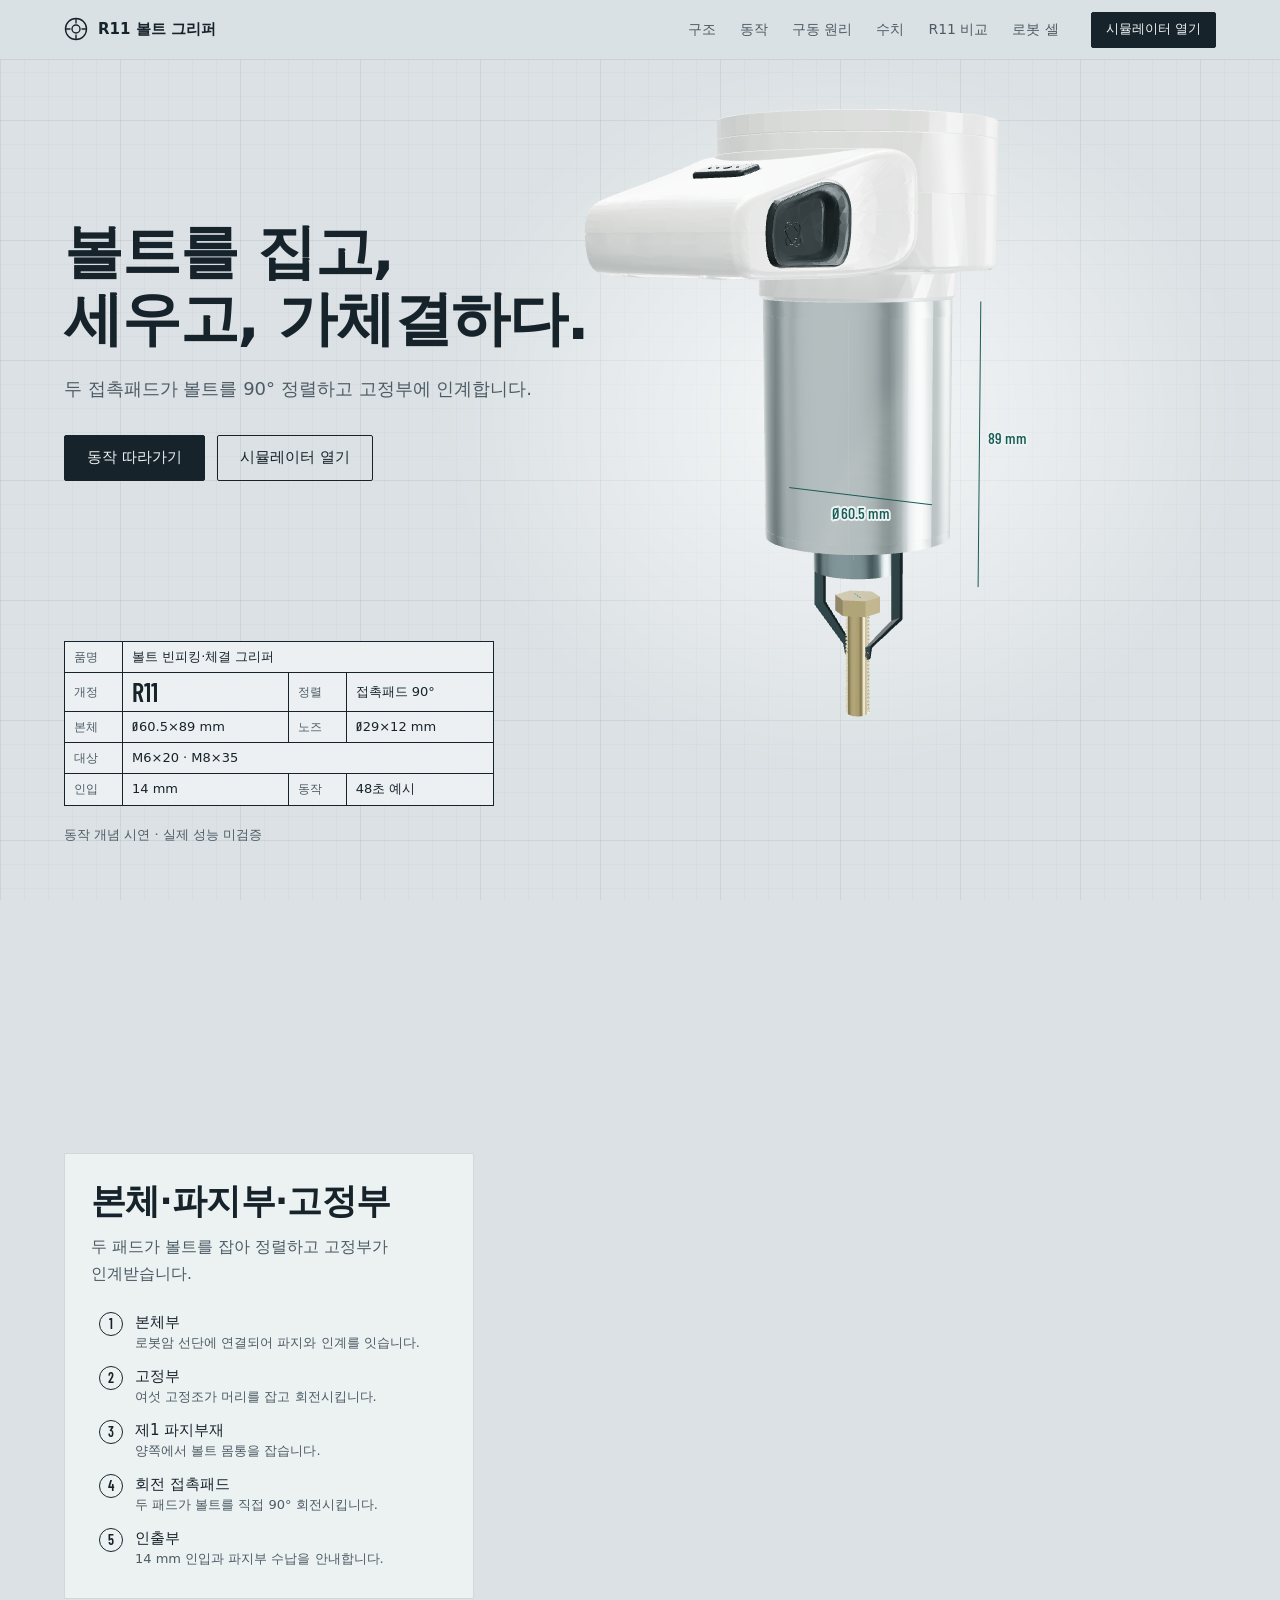
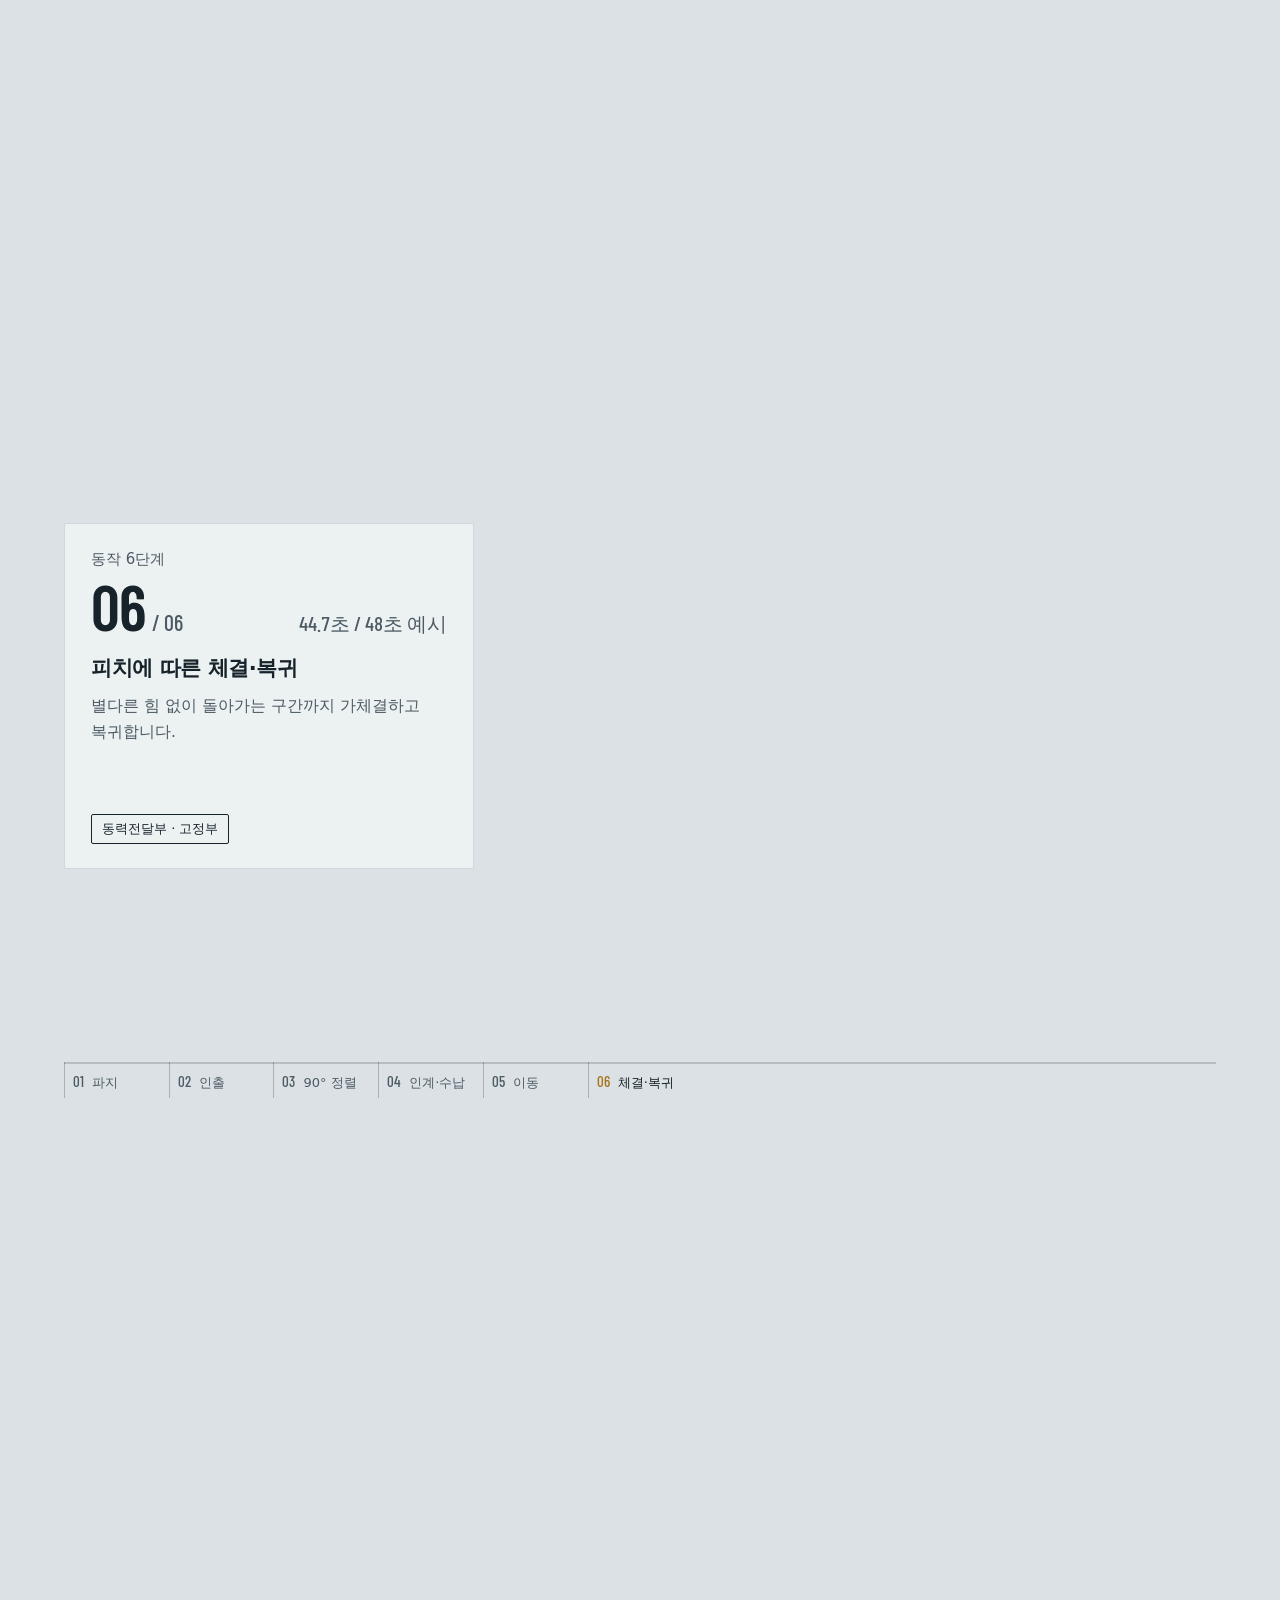
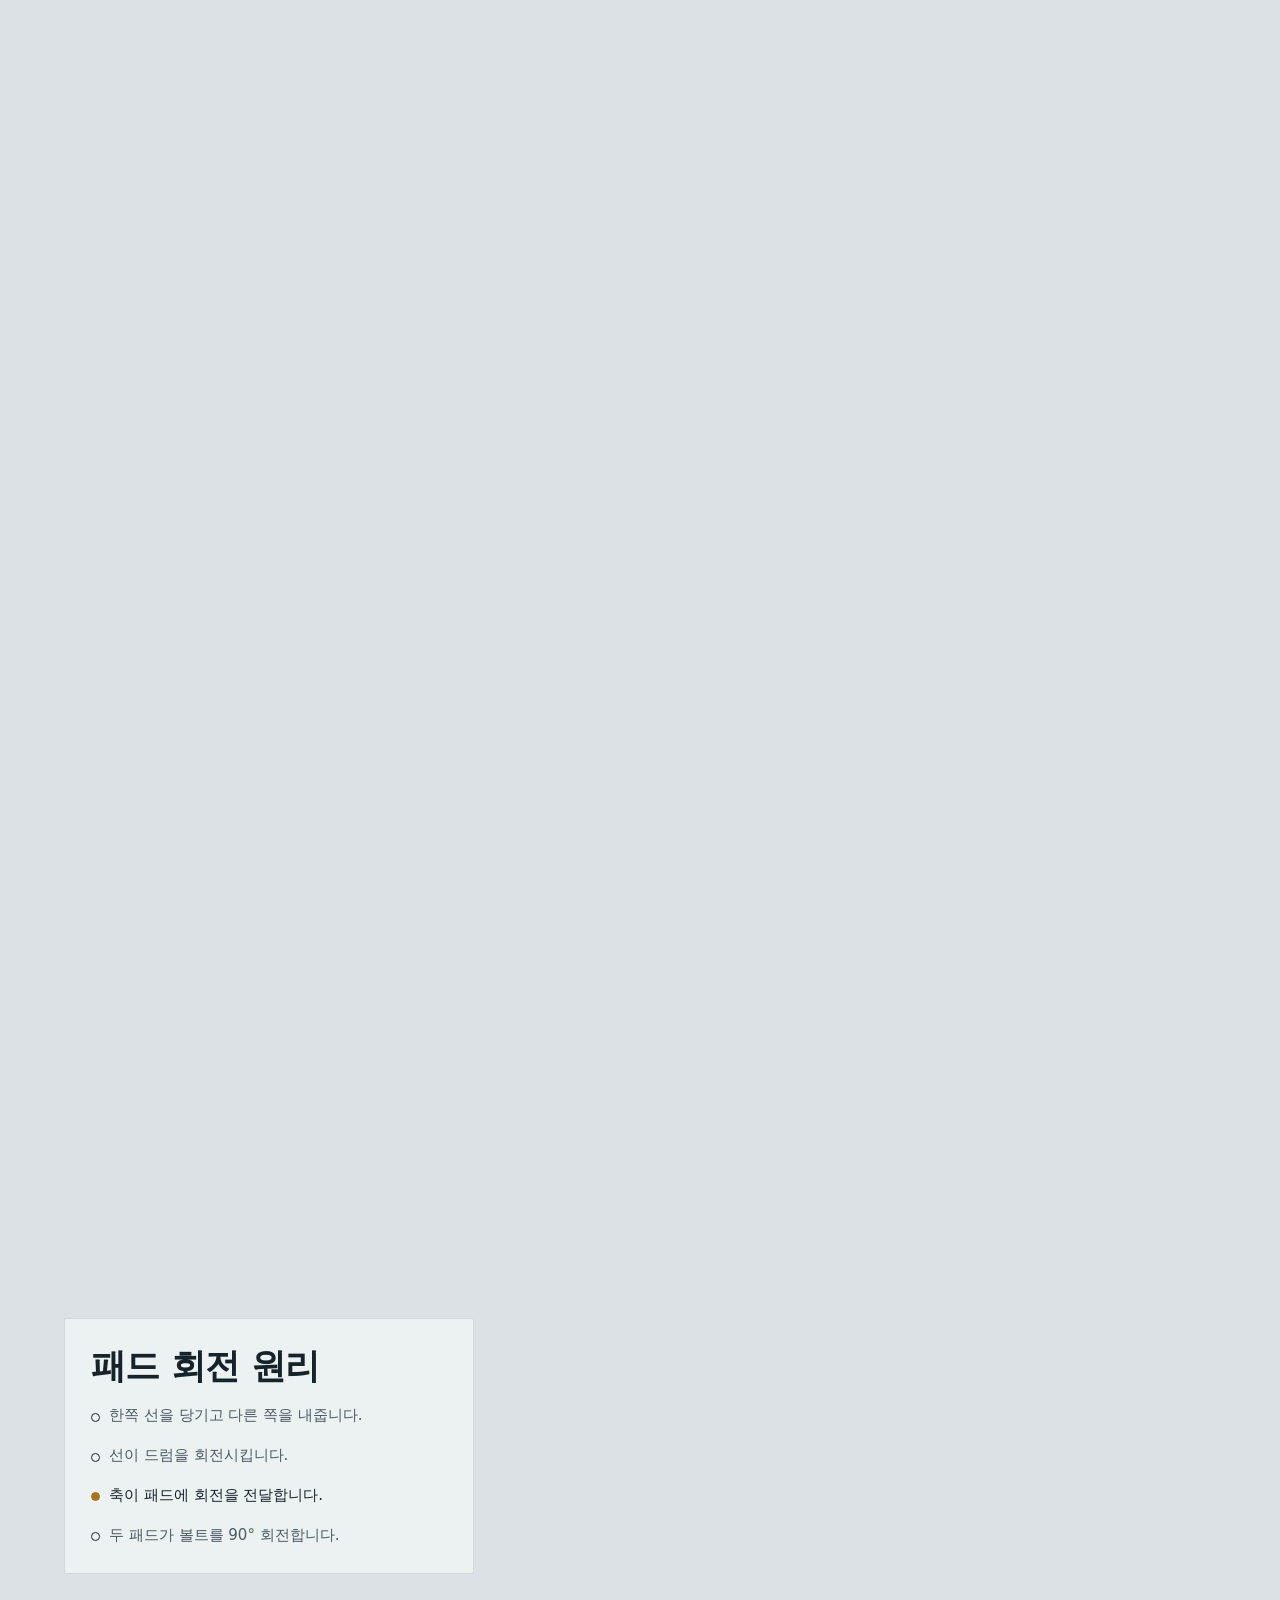
<file: r11.html>
<!doctype html>
<html lang="ko"><head>
    

    <meta charset="UTF-8">
    <meta name="viewport" content="width=device-width, initial-scale=1.0">
    <meta name="theme-color" content="#dbe1e4">
    <meta name="description" content="R11 볼트 그리퍼의 집기, 90° 정렬, 인계와 가체결 동작을 살펴봅니다.">
    <title>R11 볼트 그리퍼</title>
    
  <meta name="r11-showcase" content="r11-original-layout-operation-v09"><link rel="icon" href="data:image/svg+xml,%3Csvg xmlns='http://www.w3.org/2000/svg' viewBox='0 0 32 32'%3E%3Ccircle cx='16' cy='16' r='13' fill='none' stroke='%23185c56' stroke-width='2'/%3E%3C/svg%3E"><script type="importmap">{"imports":{"three":"./vendor/three.module.js"}}</script>
  <script type="module" crossorigin src="./assets/r11-BwIfALpw.js"></script>
  <link rel="modulepreload" crossorigin href="./assets/feed-drive-DrGxBGUY.js">
  <link rel="modulepreload" crossorigin href="./assets/preload-helper-BSYgWHZM.js">
  <link rel="stylesheet" crossorigin href="./assets/preload-helper-TpoFl-vT.css">
  <link rel="stylesheet" crossorigin href="./assets/r11-BjYVSEnP.css">
</head>
  <body class="original-showcase"><div id="principle-backdrop" hidden=""><div id="principle-scroll-host"></div></div>
    <a class="skip" href="#main">본문으로 건너뛰기</a>
    <canvas id="stage" aria-hidden="true"></canvas>
    <svg id="annot" aria-hidden="true"></svg>
    <div id="tags" aria-hidden="true"></div>
    <p id="trace-status" aria-hidden="true"></p>

    <header class="topbar">
      <a class="mark" href="#top" aria-label="R11 볼트 그리퍼, 맨 위로">
        <svg viewBox="0 0 24 24" aria-hidden="true">
          <circle cx="12" cy="12" r="10.5"></circle>
          <circle cx="12" cy="12" r="4"></circle>
          <path d="M12 1.5v5M12 17.5v5M1.5 12h5M17.5 12h5"></path>
        </svg>
        <span>R11 볼트 그리퍼</span>
      </a>
      <nav aria-label="페이지 목차"><a href="#anatomy">구조</a><a href="#cycle">동작</a><a href="#diet">구동 원리</a><a href="#numbers">수치</a><a href="#changes">R11 비교</a><a href="#cell">로봇 셀</a></nav>
      <a class="btn small" href="./index.html">시뮬레이터 열기</a>
    </header>

    <main id="main">
      <section id="top" class="hero" data-chapter="hero">
        <div class="hero-copy">
          <h1>볼트를 집고,<br>세우고, 가체결하다.</h1>
          <p class="lede">두 접촉패드가 볼트를 90° 정렬하고 고정부에 인계합니다.</p>
          <div class="actions">
            <a class="btn" href="#cycle">동작 따라가기</a>
            <a class="btn ghost" href="./index.html">시뮬레이터 열기</a>
          </div>
        </div>
        <table class="titleblock" aria-label="표제란">
          <tbody><tr><th scope="row">품명</th><td colspan="3">볼트 빈피킹·체결 그리퍼</td></tr><tr><th scope="row">개정</th><td class="rev">R11</td><th scope="row">정렬</th><td>접촉패드 90°</td></tr><tr><th scope="row">본체</th><td>Ø60.5×89 mm</td><th scope="row">노즈</th><td>Ø29×12 mm</td></tr><tr><th scope="row">대상</th><td colspan="3">M6×20 · M8×35</td></tr><tr><th scope="row">인입</th><td>14 mm</td><th scope="row">동작</th><td>48초 예시</td></tr></tbody>
        </table>
        <p class="hero-note">동작 개념 시연 · 실제 성능 미검증</p>
        <p class="no-gl-note">
          이 브라우저에서는 3D 화면을 표시할 수 없습니다. WebGL을 켠
          브라우저에서 열면 모델과 동작을 볼 수 있습니다. 아래 설명과 수치는
          그대로 읽을 수 있습니다.
        </p>
      </section>

      <section id="anatomy" class="scrolly" data-chapter="anatomy">
        <div class="pin">
          <div class="panel">
            <h2>본체·파지부·고정부</h2>
            <p>두 패드가 볼트를 잡아 정렬하고 고정부가 인계받습니다.</p>
            <ol class="parts" id="parts"></ol>
          </div>
        </div>
      </section>

      <section id="cycle" class="scrolly" data-chapter="cycle">
        <div class="pin">
          <div class="panel cycle-panel">
            <h2>동작 6단계</h2>
            <p class="stage-count"><span id="stage-no">01</span> / 06 <span class="clock" id="clock">0.0초 / 48초 예시</span></p>
            <div aria-live="polite">
              <h3 id="stage-name">몸통 파지</h3>
              <p id="stage-text">두 접촉패드로 볼트 몸통을 잡습니다.</p>
              <p class="chip" id="stage-part">파지부 · 접촉패드</p>
            </div>
          </div>
          <ol class="rail" id="rail" aria-label="단계로 이동"></ol>
        </div>
      </section>

      <section id="diet" class="scrolly" data-chapter="diet">
        <div class="pin">
          <div class="panel">
            <h2>패드 회전 원리</h2>
            <ol class="steps" id="steps"><li data-at="0"><b>한쪽 선을 당기고 다른 쪽을 내줍니다.</b></li><li data-at="0.25"><b>선이 드럼을 회전시킵니다.</b></li><li data-at="0.5"><b>축이 패드에 회전을 전달합니다.</b></li><li data-at="0.75"><b>두 패드가 볼트를 90° 회전합니다.</b></li></ol>
            
          </div>
        </div>
      </section>

      <section id="numbers" class="sheet" data-chapter="numbers">
        <div class="wrap">
          <h2>피치만큼, 돌아가며 들어갑니다.</h2>
          <p class="sub">1회전당 전진 거리입니다.</p>
          
          <div class="bars" id="bars"><div class="row"><span class="name">M6 피치</span><div class="pair"><div class="meter r11"><i style="--w:0.56"></i><span>mm / 회전</span></div></div><span class="delta">1.00</span></div><div class="row"><span class="name">M8 피치</span><div class="pair"><div class="meter r11"><i style="--w:0.7"></i><span>mm / 회전</span></div></div><span class="delta">1.25</span></div></div>
          <p class="foot">별다른 힘 없이 돌아가는 구간까지만 가체결합니다.</p>
        </div>
      </section>

      <section id="cell" class="sheet cell" data-chapter="cell">
        <div class="wrap">
          <h2>로봇암 동작 예시 · 48초</h2>
          <p class="sub">집기 · 90° 정렬 · 인계 · 가체결</p>
          <div class="cell-frame">
            <div class="cell-view" id="cell-view">
              <p class="cell-loading" id="cell-loading">
                FR3 모델을 불러오는 중입니다.
              </p>
              <div class="inset-label" id="inset-label" hidden="">
                <span>그리퍼 확대</span>
              </div>
            </div>
            <div class="cell-controls">
              <button class="btn" id="cell-play" disabled="">재생</button>
              <label class="scrub">
                <span class="sr">사이클 시각</span>
                <input type="range" id="cell-time" min="0" max="48" step="0.1" value="0" disabled="">
              </label>
              <span id="cell-clock">0.0초</span>
              <label class="speed">
                <span class="sr">재생 속도</span>
                <select id="cell-speed" disabled=""><option value="0.5">0.5배속</option><option value="1" selected="">1배속</option><option value="2">2배속</option></select>
              </label>
              <fieldset class="seg" id="cell-spec"><legend class="sr">대상 볼트</legend><button data-spec="m8" aria-pressed="true">M8×35</button><button data-spec="m6" aria-pressed="false">M6×20</button></fieldset>
              <fieldset class="seg" id="cell-views">
                <legend class="sr">시점</legend>
                <button data-view="whole" aria-pressed="true" disabled="">
                  전체
                </button>
                <button data-view="detail" aria-pressed="false" disabled="">
                  그리퍼 확대
                </button>
                <button data-view="side" aria-pressed="false" disabled="">
                  측면
                </button>
              <button data-view="fastening" aria-pressed="false">체결부</button></fieldset>
            </div>
            <p class="cell-stage" id="cell-stage" aria-live="off"></p>
          </div>
        </div>
      </section>

      <section id="kept" class="sheet" data-chapter="kept">
        <div class="wrap"><h2>조립체 안쪽까지 살펴보세요.</h2><p class="sub">외피를 열고 내부 연결과 동작을 살펴보세요.</p><h3 class="sr">구동 연결 확대도</h3><div id="principle-manual-mount"></div></div>
      </section>

      <section id="changes" class="sheet comparison" aria-labelledby="changes-title">
        <div class="wrap">
          <h2 id="changes-title">기존 R11과 무엇이 달라지나요?</h2>
          <p class="sub">기존 R11 브라우저 모델과 현재 수정 목표를 비교합니다. 새 구조는 아직 검토 중입니다.</p>
          <div class="comparison-table-wrap" tabindex="0" role="region" aria-label="R11과 현재 목표 비교표">
            <table class="comparison-table">
              <caption class="sr">기존 R11과 현재 수정 목표의 차이</caption>
              <thead><tr><th scope="col">항목</th><th scope="col">기존 R11</th><th scope="col">현재 수정 목표</th></tr></thead>
              <tbody>
                <tr><th scope="row">90° 정렬</th><td>2관절 엄지가 볼트를 회전</td><td>엄지를 제거하고 양쪽 접촉패드가 볼트를 직접 회전</td></tr>
                <tr><th scope="row">패드 구동</th><td>엄지로 정렬하는 기존 방식</td><td>모터 → 올덤 커플링 → 인장선 → 패드 전달 경로를 검토 중</td></tr>
                <tr><th scope="row">대상 볼트</th><td>M6×20 · M8×35 · M10×50</td><td>건조·무윤활 M6×20 · M8×35; M10 제외</td></tr>
                <tr><th scope="row">본체와 노즈</th><td>본체 Ø60.5×89 mm · 노즈 Ø29×12 mm</td><td>본체와 R11 고정부 크기를 유지</td></tr>
                <tr><th scope="row">핀셋</th><td>얇은 핀셋으로 볼트 몸통 파지</td><td>길이·폭은 유지; 두께는 조금 늘릴 수 있으나 수치 미선정</td></tr>
                <tr><th scope="row">인입·수납·복귀</th><td>14 mm 인입 · 29 mm 수납 · 3 mm 척 해제와 리셋</td><td>이 기능을 유지하고 고정부 포획 확인 후 주 파지를 해제</td></tr>
                <tr><th scope="row">가체결</th><td>기존 체결 동작을 시연</td><td>별다른 힘 없이 돌아가는 구간까지만 진행; 최종 조임 토크 제외</td></tr>
                <tr><th scope="row">시연 시간</th><td>70초 예시 동작</td><td>48초 예시 동작; 시간 차이는 성능 개선을 뜻하지 않음</td></tr>
              </tbody>
            </table>
          </div>
          <div class="comparison-summary">
            <div><h3>핵심 변경</h3><p>엄지의 정렬 역할을 두 구동 패드로 옮기는 것이 목표입니다. 패드 축 지지와 동력 전달, 조립 방법은 함께 검토하고 있습니다.</p></div>
            <div><h3>유지와 남은 검증</h3><p>본체·고정부 크기와 인입·수납 기능은 유지합니다. 실제 배치·간섭, 패드 지지와 조립, 볼트 인계와 가체결은 검증이 남아 있습니다.</p></div>
          </div>
        </div>
      </section>

      <section id="limits" class="sheet dark" data-chapter="limits">
        <div class="wrap two"><div><h2>전체 동작 보기</h2><p class="sub">파지 · 90° 정렬 · 인계 · 가체결</p></div><div><a class="btn" href="./index.html">전체 시뮬레이터 열기</a><p class="foot">M6×20 · M8×35</p></div></div>
      </section>
    </main>

    <footer class="end">
      <p>R11 볼트 그리퍼</p>
      <nav aria-label="관련 기록"><a href="./index.html">전체 로봇 시뮬레이터</a><a href="#top">맨 위로 ↑</a></nav>
    </footer>
  

</body></html>
</file>
<file: assets/preload-helper-TpoFl-vT.css>
.viewport>.cell-canvas{width:100%;height:100%;position:absolute;inset:0}.loading[hidden]{display:none}.original-simulator .view-tabs,.original-simulator .camera-buttons{z-index:3}.original-simulator #principle-dialog{color:#20313d;background:#e9edef;border:1px solid #9aadb5;width:min(1260px,95vw);max-height:94vh;padding:20px}.original-simulator #principle-dialog::backdrop{background:#172b3680}.original-simulator #close-principle{z-index:10;float:right;margin-bottom:12px;padding:7px 14px;position:sticky;top:0}.original-simulator #principle-host{clear:both}.original-simulator .live-dimensions{margin-top:16px}.original-simulator .live-dimensions dd>span{font:inherit;color:inherit}.original-simulator .swatch.rod{background:#2c7c77}.original-showcase #stage.cell-canvas{width:100vw;height:100lvh}.original-showcase #principle-backdrop{z-index:1;pointer-events:auto;position:fixed;inset:66px 0 0 37vw;overflow:hidden}.original-showcase #principle-backdrop[hidden],.original-showcase #principle-backdrop .pv4-flow,.original-showcase #principle-backdrop .pv4-description,.original-showcase #principle-backdrop .pv4-tools,.original-showcase #principle-backdrop .pv4-detail-parts{display:none}.original-showcase #principle-backdrop .pv4-visual{border:0;height:calc(100svh - 70px);min-height:0}.original-showcase #principle-backdrop .pv4-actual,.original-showcase #principle-backdrop .pv-stage{height:calc(100svh - 112px)}.original-showcase #principle-manual-mount{margin-top:30px}.original-showcase .cell-view .cell-canvas{width:100%;height:100%}.original-showcase .cell-loading[hidden]{display:none}.original-showcase #kept .wrap{max-width:1320px}.original-showcase #trace-status{font-size:11px}.original-showcase #limits .btn{margin-top:20px}.original-showcase .parts button{width:100%}.original-showcase #annot .current-label{fill:#17232b;font:13px R11 Text,sans-serif}.original-showcase #annot .current-dim{stroke:#185c56;stroke-width:1px;fill:none}.original-showcase #annot .current-value{fill:#185c56;paint-order:stroke;stroke:#edf2f3;stroke-width:4px;font:500 16px R11 Figures,sans-serif}.original-showcase #annot .current-balloon{fill:#eef2f3;stroke:#185c56;stroke-width:1px}.original-showcase #annot .current-balloon-text{fill:#185c56;text-anchor:middle;dominant-baseline:middle;font:500 13px R11 Figures,sans-serif}.original-showcase #tags .tag{border-left:2px solid #185c56}@media (width<=899px){.original-showcase #principle-backdrop{height:calc(54svh - 64px);top:64px;bottom:auto;left:0}.original-showcase #principle-backdrop .pv4-visual{height:calc(54svh - 66px);min-height:0}.original-showcase #principle-backdrop .pv4-actual,.original-showcase #principle-backdrop .pv-stage{height:calc(54svh - 102px);min-height:180px}.original-showcase #principle-backdrop .pv4-source-tag{font-size:8px}.original-simulator #principle-dialog{padding:12px}.original-simulator .scene-legend{flex-wrap:wrap;gap:8px;max-width:85%}.original-simulator .view-tabs{flex-wrap:wrap;max-width:94%}}.original-simulator .dimensions{grid-template-columns:repeat(2,minmax(0,1fr));gap:12px}.original-simulator .dimensions>div{min-width:0}.original-simulator .dimensions dd{white-space:normal;overflow-wrap:anywhere;font-size:15px;line-height:1.5}.original-simulator .live-dimensions{grid-template-columns:repeat(2,minmax(0,1fr))}.original-simulator .live-dimensions dd{font-size:18px}.original-simulator .sidebar{overflow-x:hidden}.original-simulator .dimensions{display:grid}.original-simulator .variant-settings>h2{letter-spacing:normal;margin:0 0 13px;font-size:12px;font-weight:650;line-height:normal}.original-showcase .dark .foot{color:#b8c8cd}.original-showcase #principle-backdrop .pv6-systems{display:none}
</file>
<file: assets/r11-BjYVSEnP.css>
@font-face{font-family:R11 Text;src:url(./r11-text-400-CzerAvBb.woff2)format("woff2");font-weight:400;font-display:swap}@font-face{font-family:R11 Text;src:url(./r11-text-500-CKQvr0jc.woff2)format("woff2");font-weight:500;font-display:swap}@font-face{font-family:R11 Text;src:url(./r11-text-700-CqyYwWRH.woff2)format("woff2");font-weight:700;font-display:swap}@font-face{font-family:R11 Text;src:url(./r11-figures-500-BCclONv8.woff2)format("woff2");font-weight:400 700;unicode-range:U+D8,U+F8;font-display:swap}@font-face{font-family:R11 Figures;src:url(./r11-figures-500-BCclONv8.woff2)format("woff2");font-weight:500;font-display:swap}@font-face{font-family:R11 Figures;src:url(./r11-figures-600-BP1xzpQw.woff2)format("woff2");font-weight:600;font-display:swap}:root{--alu:#dbe1e4;--mill:#eef2f3;--ink:#17232b;--steel:#4c5b64;--line:#b3bfc6;--brass:#a8741c;--blue:#4a80be;--teal:#1f6e68;--canvas:#e2e7e9;--num:"R11 Figures", "R11 Text", sans-serif;--gutter:clamp(16px, 5vw, 72px);--lightningcss-light:initial;--lightningcss-dark: ;color-scheme:light}*{box-sizing:border-box}html{scroll-padding-top:64px}body{color:var(--ink);background-color:var(--alu);word-break:keep-all;overflow-wrap:break-word;-webkit-font-smoothing:antialiased;background-image:linear-gradient(#17232b0d 1px,#0000 1px),linear-gradient(90deg,#17232b0d 1px,#0000 1px),linear-gradient(#17232b06 1px,#0000 1px),linear-gradient(90deg,#17232b06 1px,#0000 1px);background-size:120px 120px,120px 120px,24px 24px,24px 24px;background-attachment:fixed;margin:0;font:400 17px/1.72 R11 Text,system-ui,sans-serif}body:before{content:"";pointer-events:none;background:radial-gradient(46% 58% at 66% 46%,#ffffffb8,#fff0 70%);position:fixed;inset:0}h1,h2,h3{letter-spacing:-.02em;text-wrap:balance;margin:0;font-weight:700}h1{font-size:clamp(36px,4.6vw,64px);line-height:1.14}h2{font-size:clamp(27px,2.7vw,38px);line-height:1.22}h3{font-size:21px;line-height:1.35}p{margin:0}a{color:inherit;text-underline-offset:3px;text-decoration-thickness:1px}:focus-visible{outline:2px solid var(--teal);outline-offset:3px}.sr{clip-path:inset(50%);white-space:nowrap;width:1px;height:1px;position:absolute;overflow:hidden}.skip{z-index:30;background:var(--ink);color:var(--mill);padding:8px 14px;position:fixed;top:-60px;left:16px}.skip:focus{top:12px}#stage,#annot{pointer-events:none;width:100vw;height:100lvh;position:fixed;inset:0}#stage{z-index:0}#annot{z-index:1;overflow:visible}#tags{z-index:1;pointer-events:none;position:fixed;inset:0}.dim .ext{stroke:var(--ink);stroke-width:.8px;opacity:.5;fill:none}.dim .line{stroke:var(--ink);stroke-width:1.1px;fill:none}.dim .arrow{fill:var(--ink)}.dim .val{font:600 22px var(--num);fill:var(--ink);text-anchor:middle;dominant-baseline:central;paint-order:stroke;stroke:var(--alu);stroke-width:5px;stroke-linejoin:round}.dim.hero .val{font-size:26px}.dim.r10 .line,.dim.r10 .ext{stroke:var(--blue);stroke-dasharray:5 4;opacity:1}.dim.r10 .arrow{fill:var(--blue)}.dim.r11:not(.hero) .line,.dim.r11:not(.hero) .ext{stroke:var(--brass);opacity:1}.dim.r11:not(.hero) .arrow{fill:var(--brass)}.balloon{opacity:0}#annot:not(.balloons-on) .balloon{display:none}.balloon .leader,.follow .leader{stroke:var(--ink);stroke-width:.9px;fill:none}.balloon .dot,.follow .dot{fill:var(--ink)}.follow .dot{fill:var(--brass);stroke:var(--mill);stroke-width:1.5px}.balloon .ring{fill:var(--mill);stroke:var(--ink);stroke-width:1.2px}.balloon .no{font:600 16px var(--num);fill:var(--ink);text-anchor:middle;dominant-baseline:central}.balloon.hot .ring{fill:var(--brass);stroke:var(--brass)}.balloon.hot .no{fill:#fff}.tag{background:var(--ink);max-width:240px;color:var(--mill);border-radius:2px;margin:0;padding:7px 11px;font-size:13px;line-height:1.45;position:absolute;top:0;left:0}[hidden]{display:none!important}.topbar{z-index:20;height:60px;padding:env(safe-area-inset-top,0px) var(--gutter) 0;background:#dbe1e4f2;border-bottom:1px solid #17232b14;align-items:center;gap:32px;display:flex;position:fixed;inset:0 0 auto}.mark{white-space:nowrap;align-items:center;gap:10px;font-size:15px;font-weight:700;text-decoration:none;display:flex}.mark svg{fill:none;width:24px;height:24px;stroke:var(--ink);stroke-width:1.4px}.topbar nav{gap:24px;margin-left:auto;font-size:14px;display:flex}.topbar nav a{color:var(--steel);text-decoration:none}.topbar nav a:hover{color:var(--ink)}.btn{border:1.5px solid var(--ink);background:var(--ink);min-height:46px;color:var(--mill);font:inherit;cursor:pointer;border-radius:2px;justify-content:center;align-items:center;padding:0 22px;font-size:15px;font-weight:500;text-decoration:none;transition:background .15s,color .15s;display:inline-flex}.btn:hover{background:#2b3b45}.btn.ghost{color:var(--ink);background:0 0}.btn.ghost:hover{background:#17232b10}.btn.small{min-height:36px;padding:0 14px;font-size:13px}.btn:disabled{opacity:.45;cursor:default}main,.end{z-index:2;position:relative}.hero{min-height:100svh;padding:0 var(--gutter);grid-template-rows:1fr auto auto;align-content:end;gap:18px;padding-bottom:6svh;display:grid}.hero-copy{align-self:center;max-width:700px;padding-top:76px}.lede{max-width:31em;color:var(--steel);margin-top:22px;font-size:18px}.actions{flex-wrap:wrap;gap:12px;margin-top:30px;display:flex}.titleblock{border-collapse:collapse;border:1.6px solid var(--ink);background:#eef2f3e6;width:min(430px,100%);font-size:13px;line-height:1.4}.titleblock th,.titleblock td{border:.8px solid var(--ink);text-align:left;vertical-align:middle;padding:6px 9px}.titleblock th{width:58px;color:var(--steel);font-size:12px;font-weight:400}.titleblock .rev{font:600 26px/1 var(--num)}.hero-note{color:var(--steel);font-size:13px}.scrolly{position:relative}#anatomy{height:280vh}#cycle{height:1150vh}#diet{height:420vh}.pin{height:100svh;padding:76px var(--gutter) 24px;align-items:center;display:flex;position:sticky;top:0}.panel{scrollbar-width:thin;background:#eef2f3eb;border:1px solid #17232b1f;border-radius:2px;width:min(410px,34vw);max-height:calc(100svh - 110px);padding:26px 26px 24px;overflow:auto}.panel>p:not([class]){color:var(--steel);margin-top:12px;font-size:15.5px}.parts{gap:2px;margin:18px 0 0;padding:0;list-style:none;display:grid}.parts button{width:100%;color:inherit;font:inherit;text-align:left;cursor:default;background:0 0;border:0;border-radius:2px;grid-template-columns:26px 1fr;align-items:start;gap:10px;padding:5px 8px;display:grid}.parts button:hover,.parts button.hot{background:#a8741c1f}.parts .no{border:1.2px solid var(--ink);width:24px;height:24px;font:600 14px/1 var(--num);border-radius:50%;place-items:center;margin-top:1px;display:grid}.parts button.hot .no{background:var(--brass);border-color:var(--brass);color:#fff}.parts b{font-size:15px;font-weight:500;line-height:1.5;display:block}.parts small{color:var(--steel);font-size:13px;line-height:1.5;display:block}.cycle-panel{max-height:calc(100svh - 170px)}.cycle-panel h2{letter-spacing:0;color:var(--steel);font-size:15px;font-weight:500}.stage-count{font:500 22px/1 var(--num);color:var(--steel);align-items:baseline;gap:6px;margin-top:6px;display:flex}#stage-no{color:var(--ink);letter-spacing:-.01em;font-size:64px;font-weight:600}.clock{font-variant-numeric:tabular-nums;margin-left:auto;font-size:20px}.cycle-panel h3{margin-top:16px}#stage-text{color:var(--steel);min-height:6.9em;margin-top:10px;font-size:15.5px}.chip{border:1px solid var(--ink);border-radius:2px;margin-top:14px;padding:3px 10px;font-size:13px;display:inline-block}.rail{--p:0;left:var(--gutter);right:var(--gutter);grid-template-columns:repeat(11,minmax(0,1fr));margin:0;padding:0;list-style:none;display:grid;position:absolute;bottom:22px}.rail:before,.rail:after{content:"";background:#17232b2e;height:2px;position:absolute;top:0;left:0;right:0}.rail:after{width:calc(var(--p) * 100%);background:var(--brass);right:auto}.rail button{width:100%;color:var(--steel);font:inherit;white-space:nowrap;text-overflow:ellipsis;text-align:left;cursor:pointer;background:0 0;border:0;border-left:1px solid #17232b40;align-items:baseline;gap:8px;padding:10px 6px 4px 8px;font-size:13px;display:flex;overflow:hidden}.rail button span{font:500 15px var(--num)}.rail button:hover{color:var(--ink)}.rail button[aria-current]{color:var(--ink);font-weight:500}.rail button[aria-current] span{color:var(--brass)}.steps{gap:14px;margin:16px 0 0;padding:0;list-style:none;display:grid}.steps li{color:var(--steel);padding-left:18px;font-size:15px;position:relative}.steps li:before{content:"";border:1.2px solid var(--ink);border-radius:50%;width:7px;height:7px;position:absolute;top:.62em;left:0}.steps li.on{color:var(--ink)}.steps li:not(.on) b{color:var(--steel);font-weight:400}.steps li.on:before{background:var(--brass);border-color:var(--brass)}.steps b{color:var(--ink);font-weight:500}.legend{color:var(--steel);flex-wrap:wrap;align-items:center;gap:6px 8px;margin-top:18px;font-size:13px;display:flex}.key{border-top:2px solid var(--brass);width:22px;height:0;margin-left:6px}.key:first-child{margin-left:0}.key.r10{border-top:2px dashed var(--blue)}.legend.solid .key{background:var(--brass);border:0;border-radius:2px;width:12px;height:12px}.legend.solid .key.r10{background:var(--blue)}.sheet{background:var(--mill);padding:clamp(72px, 10vw, 128px) var(--gutter);border-top:1px solid #17232b1a}.wrap{max-width:1160px;margin:0 auto}.sub{max-width:40em;color:var(--steel);margin-top:14px}.foot{max-width:60em;color:var(--steel);margin-top:26px;font-size:13px;line-height:1.65}.two{grid-template-columns:minmax(0,1fr) minmax(0,1.15fr);align-items:start;gap:clamp(32px,6vw,96px);display:grid}.bars{gap:0;margin-top:30px;display:grid}.row{border-top:1px solid #17232b1a;grid-template-columns:180px 1fr 120px;align-items:center;gap:24px;padding:16px 0;display:grid}.row:last-child{border-bottom:1px solid #17232b1a}.row .name{font-size:15px;font-weight:500}.pair{gap:2px;display:grid}.meter{flex-wrap:wrap;align-items:center;gap:2px 10px;min-height:22px;display:flex}.meter i{height:12px;width:calc(var(--w) * 78%);border-radius:0 4px 4px 0;flex:none;transition:width 1.1s cubic-bezier(.2,.7,.2,1)}.meter.r10 i{background:var(--blue)}.meter.r11 i{background:var(--brass);transition-delay:.18s}.bars.armed .meter i{width:0}.meter span{font:500 16px var(--num);font-variant-numeric:tabular-nums;color:var(--steel);white-space:nowrap}.meter.r11 span{color:var(--ink)}.delta{white-space:nowrap;font:600 28px/1 var(--num);text-align:right;font-variant-numeric:tabular-nums}.cell .wrap{max-width:1320px}.cell-frame{border:1.6px solid var(--ink);background:var(--canvas);margin-top:30px}.cell-view{height:min(62vh,640px);min-height:380px;position:relative;overflow:hidden}.cell-view canvas{width:100%;height:100%;display:block}.cell-loading{color:var(--steel);text-align:center;place-items:center;padding:24px;font-size:15px;display:grid;position:absolute;inset:0}.cell-view .part-label{display:none}.inset-label{pointer-events:none;border:1.2px solid var(--ink);position:absolute;top:66px;right:18px}.inset-label>span{background:var(--ink);color:var(--mill);padding:3px 9px;font-size:12px;position:absolute;top:100%;left:-1.2px}.cell-controls{border-top:1.6px solid var(--ink);background:var(--mill);flex-wrap:wrap;align-items:center;gap:12px 18px;padding:14px 16px;display:flex}.cell-controls .btn{min-width:96px;min-height:40px}.scrub{flex:220px;display:flex}.scrub input{width:100%;accent-color:var(--brass)}#cell-clock{font:500 20px var(--num);font-variant-numeric:tabular-nums;min-width:4.2em}.seg{border:0;margin:0;padding:0;display:flex}.seg button{border:1px solid var(--ink);min-height:36px;color:var(--ink);font:inherit;cursor:pointer;background:0 0;margin-left:-1px;padding:0 12px;font-size:13px}.seg button:first-of-type{margin-left:0}.seg button[aria-pressed=true]{background:var(--ink);color:var(--mill)}.seg button:disabled{opacity:.45;cursor:default}.cell-stage{background:var(--mill);border-top:1px solid #17232b1f;min-height:44px;padding:10px 16px 12px;font-size:14px}.ticks{gap:10px;margin:22px 0 0;padding:0;list-style:none;display:grid}.ticks li{padding-left:28px;position:relative}.ticks li:before{content:"";border-left:2px solid var(--teal);border-bottom:2px solid var(--teal);width:12px;height:7px;position:absolute;top:.5em;left:2px;transform:rotate(-45deg)}.pitch{border-collapse:collapse;border:1.6px solid var(--ink);width:100%;margin-top:18px}.pitch th,.pitch td{border:.8px solid var(--ink);text-align:left;padding:10px 14px}.pitch thead th{color:var(--steel);font-size:13px;font-weight:400}.pitch tbody th{font-weight:500}.pitch td{font:500 20px var(--num);font-variant-numeric:tabular-nums}.dark{background:var(--ink);color:#e4eaed;border-top:0}.dark .sub{color:#a9b7bf}.open{counter-reset:open;margin:0;padding:0;list-style:none}.open li{border-top:1px solid #ffffff1f;padding:14px 0 14px 34px;font-size:15.5px;position:relative}.open li:before{content:"";border:1.4px dashed #c99a3a;border-radius:50%;width:12px;height:12px;position:absolute;top:1.35em;left:4px}.end{background:var(--ink);color:#a9b7bf;padding:28px var(--gutter) 36px;border-top:1px solid #ffffff1a;flex-wrap:wrap;justify-content:space-between;gap:12px 32px;font-size:14px;display:flex}.end nav{flex-wrap:wrap;gap:8px 24px;display:flex}.end a{color:#e4eaed}@media (width<=1100px){.rail{display:none}}@media (width<=899px){body:before{background:radial-gradient(80% 40% at 50% 34%,#ffffffb8,#fff0 70%)}.topbar nav{display:none}.topbar .btn{margin-left:auto}.hero{grid-template-rows:auto;align-content:start}.hero-copy{align-self:start;padding-top:92px}.titleblock,.hero-note{display:none}.pin{align-items:flex-end;padding:0}.panel{border-width:1px 0 0;width:100%;max-height:46svh;padding:20px 16px 22px}#stage-no{font-size:44px}#stage-text{min-height:0}.steps li:not(.on){display:none}.two{grid-template-columns:1fr}.row{grid-template-columns:1fr 96px;gap:8px 16px}.row .name{grid-column:1/-1}.tag{max-width:180px;font-size:12px}}#trace-status{right:var(--gutter);top:calc(72px + env(safe-area-inset-top,0px));z-index:1;font:500 14px var(--num);font-variant-numeric:tabular-nums;color:var(--steel);opacity:0;pointer-events:none;margin:0;transition:opacity .4s;position:fixed}body.tracing #trace-status{opacity:1}.speed select{border:1px solid var(--ink);background:var(--mill);min-height:36px;color:var(--ink);font:inherit;border-radius:2px;padding:0 8px;font-size:13px}.no-gl-note{display:none}body.no-webgl .no-gl-note{border:1px solid var(--ink);max-width:34em;padding:12px 14px;font-size:14px;display:block}body.no-webgl .hero-note,body.no-webgl #anatomy,body.no-webgl #cycle,body.no-webgl #diet{display:none}@media (height<=760px),(width<=899px){.parts{grid-template-columns:1fr 1fr}.parts small{display:none}}@media (prefers-reduced-motion:reduce){.meter i,.steps li,.btn{transition:none}}.comparison-table-wrap{background:#f8fbf9;border:1px solid #b8c8c9;max-width:100%;margin-top:28px;overflow-x:auto}.comparison-table{border-collapse:collapse;text-align:left;width:100%;min-width:640px;font-size:14px;line-height:1.55}.comparison-table th,.comparison-table td{vertical-align:top;border-bottom:1px solid #d4dfdd;padding:14px 16px}.comparison-table thead th{color:#173f3a;background:#e2eeea}.comparison-table tbody th{color:#173f3a;width:18%}.comparison-table tbody tr:last-child>*{border-bottom:0}.comparison-summary{grid-template-columns:repeat(2,minmax(0,1fr));gap:28px;margin-top:30px;display:grid}.comparison-summary h3{margin:0 0 8px;font-size:17px}.comparison-summary p{color:var(--steel);margin:0;line-height:1.7}@media (width<=700px){.comparison-summary{grid-template-columns:1fr;gap:20px}}@media (width<=600px){.comparison-table-wrap{background:0 0;border:0;overflow:visible}.comparison-table,.comparison-table tbody,.comparison-table tr,.comparison-table th,.comparison-table td{width:100%;min-width:0;display:block}.comparison-table thead{clip:rect(0, 0, 0, 0);white-space:nowrap;width:1px;height:1px;position:absolute;overflow:hidden}.comparison-table tbody tr{background:#f8fbf9;border:1px solid #b8c8c9;margin-bottom:12px}.comparison-table tbody th{background:#e2eeea;width:100%;padding:12px 14px}.comparison-table tbody td{padding:12px 14px}.comparison-table tbody td:before{color:#416b66;margin-bottom:3px;font-size:12px;font-weight:700;display:block}.comparison-table tbody td:first-of-type:before{content:"기존 R11"}.comparison-table tbody td:nth-of-type(2):before{content:"현재 수정 목표"}.comparison-table tbody tr:last-child>*{border-bottom:1px solid #d4dfdd}.comparison-table tbody tr>:last-child{border-bottom:0}}
</file>
